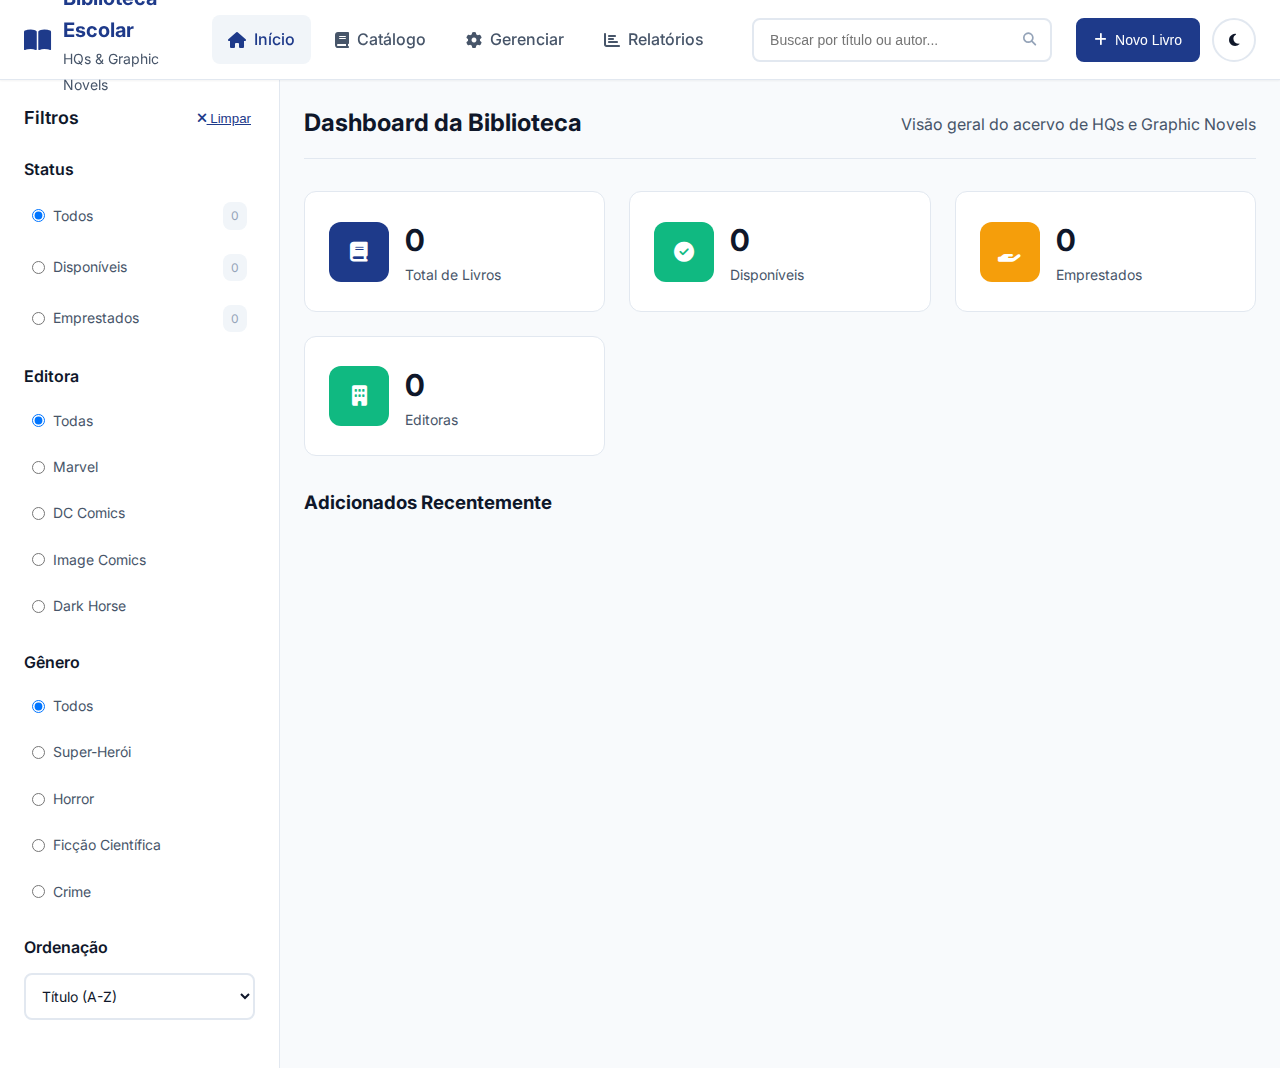
<file: frontend/index.html>
<!DOCTYPE html>
<html lang="pt-BR">
<head>
    <meta charset="UTF-8">
    <meta name="viewport" content="width=device-width, initial-scale=1.0">
    <meta name="description" content="Sistema de Biblioteca Escolar - Gerenciamento de HQs Marvel, DC e Image Comics">
    <title>Biblioteca Escolar - Sistema de Gerenciamento</title>
    
    <!-- Fonte Google Fonts -->
    <link rel="preconnect" href="https://fonts.googleapis.com">
    <link rel="preconnect" href="https://fonts.gstatic.com" crossorigin>
    <link href="https://fonts.googleapis.com/css2?family=Inter:wght@300;400;500;600;700&display=swap" rel="stylesheet">
    
    <!-- Font Awesome para ícones -->
    <link rel="stylesheet" href="https://cdnjs.cloudflare.com/ajax/libs/font-awesome/6.4.0/css/all.min.css">
    
    <!-- CSS personalizado -->
    <link rel="stylesheet" href="styles.css">
</head>
<body>
    <!-- Header Principal -->
    <header class="main-header" role="banner">
        <div class="header-container">
            <!-- Logo e Título -->
            <div class="header-brand">
                <i class="fas fa-book-open" aria-hidden="true"></i>
                <div class="brand-text">
                    <h1>Biblioteca Escolar</h1>
                    <span class="header-subtitle">HQs & Graphic Novels</span>
                    <span id="offline-indicator" class="offline-indicator" style="display: none;">
                        <i class="fas fa-wifi-slash" aria-hidden="true"></i>
                        Modo Offline
                    </span>
                </div>
            </div>
            
            <!-- Navegação Principal -->
            <nav class="main-nav" role="navigation" aria-label="Navegação principal">
                <ul class="nav-list">
                    <li><a href="#home" class="nav-link active" data-page="home">
                        <i class="fas fa-home" aria-hidden="true"></i>
                        <span>Início</span>
                    </a></li>
                    <li><a href="#catalogo" class="nav-link" data-page="catalogo">
                        <i class="fas fa-book" aria-hidden="true"></i>
                        <span>Catálogo</span>
                    </a></li>
                    <li><a href="#gerenciar" class="nav-link" data-page="gerenciar">
                        <i class="fas fa-cog" aria-hidden="true"></i>
                        <span>Gerenciar</span>
                    </a></li>
                    <li><a href="#relatorios" class="nav-link" data-page="relatorios">
                        <i class="fas fa-chart-bar" aria-hidden="true"></i>
                        <span>Relatórios</span>
                    </a></li>
                </ul>
            </nav>
            
            <!-- Área de Busca -->
            <div class="header-search">
                <div class="search-container">
                    <input 
                        type="search" 
                        id="search-input" 
                        class="search-input"
                        placeholder="Buscar por título ou autor..."
                        aria-label="Buscar livros por título ou autor"
                        autocomplete="off"
                    >
                    <button type="button" class="search-btn" aria-label="Buscar">
                        <i class="fas fa-search" aria-hidden="true"></i>
                    </button>
                </div>
            </div>
            
            <!-- Botões de Ação -->
            <div class="header-actions">
                <button 
                    type="button" 
                    class="btn btn-primary" 
                    id="novo-livro-btn"
                    aria-label="Adicionar novo livro"
                    accesskey="n"
                    title="Adicionar Novo Livro (Alt+N)"
                >
                    <i class="fas fa-plus" aria-hidden="true"></i>
                    <span>Novo Livro</span>
                </button>
                
                <button 
                    type="button" 
                    class="btn btn-secondary theme-toggle" 
                    id="theme-toggle"
                    aria-label="Alternar tema claro/escuro"
                    title="Alternar Tema"
                >
                    <i class="fas fa-moon" aria-hidden="true"></i>
                </button>
            </div>
        </div>
    </header>

    <!-- Container Principal -->
    <main class="main-container" role="main">
        <!-- Sidebar de Filtros -->
        <aside class="sidebar" role="complementary" aria-label="Filtros de busca">
            <div class="sidebar-header">
                <h2>Filtros</h2>
                <button type="button" class="btn-link" id="clear-filters" aria-label="Limpar todos os filtros">
                    <i class="fas fa-times" aria-hidden="true"></i>
                    Limpar
                </button>
            </div>
            
            <div class="filter-section">
                <h3>Status</h3>
                <div class="filter-group">
                    <label class="filter-item">
                        <input type="radio" name="status-filter" value="" checked>
                        <span class="filter-label">Todos</span>
                        <span class="filter-count" id="count-todos">0</span>
                    </label>
                    <label class="filter-item">
                        <input type="radio" name="status-filter" value="disponível">
                        <span class="filter-label">Disponíveis</span>
                        <span class="filter-count" id="count-disponiveis">0</span>
                    </label>
                    <label class="filter-item">
                        <input type="radio" name="status-filter" value="emprestado">
                        <span class="filter-label">Emprestados</span>
                        <span class="filter-count" id="count-emprestados">0</span>
                    </label>
                </div>
            </div>
            
            <div class="filter-section">
                <h3>Editora</h3>
                <div class="filter-group">
                    <label class="filter-item">
                        <input type="radio" name="editora-filter" value="" checked>
                        <span class="filter-label">Todas</span>
                    </label>
                    <label class="filter-item">
                        <input type="radio" name="editora-filter" value="Marvel">
                        <span class="filter-label">Marvel</span>
                    </label>
                    <label class="filter-item">
                        <input type="radio" name="editora-filter" value="DC">
                        <span class="filter-label">DC Comics</span>
                    </label>
                    <label class="filter-item">
                        <input type="radio" name="editora-filter" value="Image">
                        <span class="filter-label">Image Comics</span>
                    </label>
                    <label class="filter-item">
                        <input type="radio" name="editora-filter" value="Dark Horse">
                        <span class="filter-label">Dark Horse</span>
                    </label>
                </div>
            </div>
            
            <div class="filter-section">
                <h3>Gênero</h3>
                <div class="filter-group">
                    <label class="filter-item">
                        <input type="radio" name="genero-filter" value="" checked>
                        <span class="filter-label">Todos</span>
                    </label>
                    <label class="filter-item">
                        <input type="radio" name="genero-filter" value="Super-Herói">
                        <span class="filter-label">Super-Herói</span>
                    </label>
                    <label class="filter-item">
                        <input type="radio" name="genero-filter" value="Horror">
                        <span class="filter-label">Horror</span>
                    </label>
                    <label class="filter-item">
                        <input type="radio" name="genero-filter" value="Ficção Científica">
                        <span class="filter-label">Ficção Científica</span>
                    </label>
                    <label class="filter-item">
                        <input type="radio" name="genero-filter" value="Crime">
                        <span class="filter-label">Crime</span>
                    </label>
                </div>
            </div>
            
            <div class="filter-section">
                <h3>Ordenação</h3>
                <select id="sort-select" class="form-select" aria-label="Ordenar livros">
                    <option value="titulo-asc">Título (A-Z)</option>
                    <option value="titulo-desc">Título (Z-A)</option>
                    <option value="ano-asc">Ano (Antigos)</option>
                    <option value="ano-desc">Ano (Recentes)</option>
                    <option value="autor-asc">Autor (A-Z)</option>
                    <option value="autor-desc">Autor (Z-A)</option>
                </select>
            </div>
        </aside>

        <!-- Área de Conteúdo -->
        <section class="content-area">
            <!-- Página Inicial -->
            <div id="home-page" class="page active">
                <div class="page-header">
                    <h2>Dashboard da Biblioteca</h2>
                    <p>Visão geral do acervo de HQs e Graphic Novels</p>
                </div>
                
                <!-- Estatísticas -->
                <div class="stats-grid">
                    <div class="stat-card">
                        <div class="stat-icon">
                            <i class="fas fa-book" aria-hidden="true"></i>
                        </div>
                        <div class="stat-content">
                            <h3 id="total-livros">0</h3>
                            <p>Total de Livros</p>
                        </div>
                    </div>
                    
                    <div class="stat-card">
                        <div class="stat-icon stat-available">
                            <i class="fas fa-check-circle" aria-hidden="true"></i>
                        </div>
                        <div class="stat-content">
                            <h3 id="total-disponiveis">0</h3>
                            <p>Disponíveis</p>
                        </div>
                    </div>
                    
                    <div class="stat-card">
                        <div class="stat-icon stat-borrowed">
                            <i class="fas fa-hand-holding" aria-hidden="true"></i>
                        </div>
                        <div class="stat-content">
                            <h3 id="total-emprestados">0</h3>
                            <p>Emprestados</p>
                        </div>
                    </div>
                    
                    <div class="stat-card">
                        <div class="stat-icon stat-editoras">
                            <i class="fas fa-building" aria-hidden="true"></i>
                        </div>
                        <div class="stat-content">
                            <h3 id="total-editoras">0</h3>
                            <p>Editoras</p>
                        </div>
                    </div>
                </div>
                
                <!-- Livros Recentes -->
                <div class="recent-section">
                    <h3>Adicionados Recentemente</h3>
                    <div id="recent-books" class="book-grid">
                        <!-- Livros recentes serão carregados aqui -->
                    </div>
                </div>
            </div>

            <!-- Página do Catálogo -->
            <div id="catalogo-page" class="page">
                <div class="page-header">
                    <h2>Catálogo de HQs</h2>
                    <div class="page-actions">
                        <span class="result-count">
                            Exibindo <span id="showing-count">0</span> de <span id="total-count">0</span> livros
                        </span>
                        <div class="view-controls">
                            <button type="button" class="view-btn active" data-view="grid" aria-label="Visualização em grade">
                                <i class="fas fa-th" aria-hidden="true"></i>
                            </button>
                            <button type="button" class="view-btn" data-view="list" aria-label="Visualização em lista">
                                <i class="fas fa-list" aria-hidden="true"></i>
                            </button>
                        </div>
                    </div>
                </div>
                
                <!-- Grid de Livros -->
                <div id="books-grid" class="book-grid">
                    <!-- Livros serão carregados aqui dinamicamente -->
                </div>
                
                <!-- Paginação -->
                <div class="pagination-container">
                    <div class="pagination" id="pagination">
                        <!-- Controles de paginação serão gerados aqui -->
                    </div>
                </div>
            </div>

            <!-- Página de Gerenciamento -->
            <div id="gerenciar-page" class="page">
                <div class="page-header">
                    <h2>Gerenciar Acervo</h2>
                    <p>Adicionar, editar e remover livros do acervo</p>
                </div>
                
                <div class="management-content">
                    <!-- Formulário será mostrado aqui quando necessário -->
                </div>
            </div>

            <!-- Página de Relatórios -->
            <div id="relatorios-page" class="page">
                <div class="page-header">
                    <h2>Relatórios</h2>
                    <p>Exportar dados e visualizar estatísticas detalhadas</p>
                </div>
                
                <div class="export-actions">
                    <button type="button" class="btn btn-outline" id="export-csv">
                        <i class="fas fa-file-csv" aria-hidden="true"></i>
                        Exportar CSV
                    </button>
                    <button type="button" class="btn btn-outline" id="export-json">
                        <i class="fas fa-file-code" aria-hidden="true"></i>
                        Exportar JSON
                    </button>
                </div>
                
                <div class="report-stats">
                    <h3>Estatísticas Detalhadas</h3>
                    <div id="detailed-stats">
                        <!-- Estatísticas detalhadas serão carregadas aqui -->
                    </div>
                </div>
            </div>
        </section>
    </main>

    <!-- Modal para Novo/Editar Livro -->
    <div id="livro-modal" class="modal" role="dialog" aria-labelledby="modal-title" aria-hidden="true">
        <div class="modal-content">
            <div class="modal-header">
                <h3 id="modal-title">Novo Livro</h3>
                <button type="button" class="modal-close" aria-label="Fechar modal">
                    <i class="fas fa-times" aria-hidden="true"></i>
                </button>
            </div>
            
            <form id="livro-form" class="modal-body" novalidate>
                <div class="form-grid">
                    <div class="form-group">
                        <label for="titulo" class="form-label">
                            Título <span class="required">*</span>
                        </label>
                        <input 
                            type="text" 
                            id="titulo" 
                            name="titulo" 
                            class="form-input"
                            required
                            minlength="3"
                            maxlength="90"
                            aria-describedby="titulo-error"
                        >
                        <div id="titulo-error" class="error-message" role="alert"></div>
                    </div>
                    
                    <div class="form-group">
                        <label for="autor" class="form-label">
                            Autor <span class="required">*</span>
                        </label>
                        <input 
                            type="text" 
                            id="autor" 
                            name="autor" 
                            class="form-input"
                            required
                            maxlength="100"
                            aria-describedby="autor-error"
                        >
                        <div id="autor-error" class="error-message" role="alert"></div>
                    </div>
                    
                    <div class="form-group">
                        <label for="ano" class="form-label">
                            Ano <span class="required">*</span>
                        </label>
                        <input 
                            type="number" 
                            id="ano" 
                            name="ano" 
                            class="form-input"
                            required
                            min="1900"
                            max="2025"
                            aria-describedby="ano-error"
                        >
                        <div id="ano-error" class="error-message" role="alert"></div>
                    </div>
                    
                    <div class="form-group">
                        <label for="editora" class="form-label">Editora</label>
                        <select id="editora" name="editora" class="form-select">
                            <option value="">Selecione uma editora</option>
                            <option value="Marvel">Marvel Comics</option>
                            <option value="DC">DC Comics</option>
                            <option value="Image">Image Comics</option>
                            <option value="Dark Horse">Dark Horse Comics</option>
                            <option value="IDW">IDW Publishing</option>
                            <option value="Vertigo">DC/Vertigo</option>
                            <option value="Oni Press">Oni Press</option>
                            <option value="Outros">Outros</option>
                        </select>
                    </div>
                    
                    <div class="form-group">
                        <label for="genero" class="form-label">Gênero</label>
                        <select id="genero" name="genero" class="form-select">
                            <option value="">Selecione um gênero</option>
                            <option value="Super-Herói">Super-Herói</option>
                            <option value="Horror">Horror</option>
                            <option value="Ficção Científica">Ficção Científica</option>
                            <option value="Crime">Crime/Noir</option>
                            <option value="Aventura">Aventura</option>
                            <option value="Comédia">Comédia</option>
                            <option value="Drama">Drama</option>
                            <option value="Mitologia">Mitologia</option>
                            <option value="Fantasia">Fantasia</option>
                        </select>
                    </div>
                    
                    <div class="form-group">
                        <label for="numero_edicao" class="form-label">Número da Edição</label>
                        <input 
                            type="number" 
                            id="numero_edicao" 
                            name="numero_edicao" 
                            class="form-input"
                            min="1"
                            placeholder="Ex: 1, 2, 3..."
                        >
                    </div>
                    
                    <div class="form-group form-group-full">
                        <label for="isbn" class="form-label">ISBN</label>
                        <input 
                            type="text" 
                            id="isbn" 
                            name="isbn" 
                            class="form-input"
                            maxlength="20"
                            placeholder="Ex: 978-0-12345-001-1"
                        >
                    </div>
                    
                    <div class="form-group form-group-full">
                        <label for="capa_url" class="form-label">URL da Capa</label>
                        <input 
                            type="url" 
                            id="capa_url" 
                            name="capa_url" 
                            class="form-input"
                            placeholder="https://exemplo.com/capa.jpg"
                        >
                    </div>
                    
                    <div class="form-group form-group-full">
                        <label for="descricao" class="form-label">Descrição</label>
                        <textarea 
                            id="descricao" 
                            name="descricao" 
                            class="form-textarea"
                            rows="4"
                            placeholder="Breve descrição da história..."
                        ></textarea>
                    </div>
                </div>
                
                <div class="modal-footer">
                    <button type="button" class="btn btn-secondary" id="cancel-btn">
                        Cancelar
                    </button>
                    <button type="submit" class="btn btn-primary" id="save-btn">
                        Salvar Livro
                    </button>
                </div>
            </form>
        </div>
    </div>

    <!-- Modal de Confirmação -->
    <div id="confirm-modal" class="modal" role="dialog" aria-labelledby="confirm-title" aria-hidden="true">
        <div class="modal-content modal-small">
            <div class="modal-header">
                <h3 id="confirm-title">Confirmar Ação</h3>
            </div>
            <div class="modal-body">
                <p id="confirm-message">Tem certeza que deseja realizar esta ação?</p>
            </div>
            <div class="modal-footer">
                <button type="button" class="btn btn-secondary" id="confirm-cancel">
                    Cancelar
                </button>
                <button type="button" class="btn btn-danger" id="confirm-ok">
                    Confirmar
                </button>
            </div>
        </div>
    </div>

    <!-- Loading Overlay -->
    <div id="loading-overlay" class="loading-overlay" aria-hidden="true">
        <div class="loading-spinner">
            <i class="fas fa-spinner fa-spin" aria-hidden="true"></i>
            <p>Carregando...</p>
        </div>
    </div>

    <!-- Toast Notifications -->
    <div id="toast-container" class="toast-container" aria-live="polite" aria-atomic="true">
        <!-- Toasts serão adicionados dinamicamente aqui -->
    </div>

    <!-- JavaScript -->
    <script src="scripts.js"></script>
</body>
</html>
</file>
<file: frontend/styles.css>
/* ========================================
   BIBLIOTECA ESCOLAR - SISTEMA CSS
   Identidade Visual Profissional
======================================== */

/* Variáveis CSS */
:root {
    /* Cores do tema claro */
    --primary-color: #1E3A8A;      /* Azul marinho */
    --secondary-color: #F59E0B;    /* Âmbar */
    --accent-color: #10B981;       /* Verde */
    --background-color: #F8FAFC;   /* Cinza muito claro */
    --text-primary: #0F172A;       /* Texto principal */
    --text-secondary: #475569;     /* Texto secundário */
    --text-muted: #94A3B8;         /* Texto desbotado */
    
    /* Cores de sistema */
    --success-color: #10B981;
    --warning-color: #F59E0B;
    --error-color: #EF4444;
    --info-color: #3B82F6;
    
    /* Cores de fundo */
    --card-bg: #FFFFFF;
    --sidebar-bg: #FFFFFF;
    --header-bg: #FFFFFF;
    --modal-bg: #FFFFFF;
    --overlay-bg: rgba(15, 23, 42, 0.5);
    
    /* Bordas e sombras */
    --border-color: #E2E8F0;
    --border-light: #F1F5F9;
    --shadow-sm: 0 1px 2px 0 rgba(0, 0, 0, 0.05);
    --shadow-md: 0 4px 6px -1px rgba(0, 0, 0, 0.1);
    --shadow-lg: 0 10px 15px -3px rgba(0, 0, 0, 0.1);
    --shadow-xl: 0 20px 25px -5px rgba(0, 0, 0, 0.1);
    
    /* Tipografia */
    --font-family: 'Inter', -apple-system, BlinkMacSystemFont, 'Segoe UI', Roboto, sans-serif;
    --font-size-xs: 0.75rem;
    --font-size-sm: 0.875rem;
    --font-size-base: 1rem;
    --font-size-lg: 1.125rem;
    --font-size-xl: 1.25rem;
    --font-size-2xl: 1.5rem;
    --font-size-3xl: 1.875rem;
    
    /* Espaçamento */
    --spacing-1: 0.25rem;
    --spacing-2: 0.5rem;
    --spacing-3: 0.75rem;
    --spacing-4: 1rem;
    --spacing-5: 1.25rem;
    --spacing-6: 1.5rem;
    --spacing-8: 2rem;
    --spacing-10: 2.5rem;
    --spacing-12: 3rem;
    
    /* Layout */
    --header-height: 80px;
    --sidebar-width: 280px;
    --border-radius: 8px;
    --border-radius-lg: 12px;
    --transition: all 0.2s ease-in-out;
}

/* Tema escuro */
[data-theme="dark"] {
    --background-color: #0F172A;
    --text-primary: #F8FAFC;
    --text-secondary: #CBD5E1;
    --text-muted: #64748B;
    --card-bg: #1E293B;
    --sidebar-bg: #1E293B;
    --header-bg: #1E293B;
    --modal-bg: #1E293B;
    --border-color: #334155;
    --border-light: #475569;
    --overlay-bg: rgba(0, 0, 0, 0.7);
}

/* Reset e base */
* {
    margin: 0;
    padding: 0;
    box-sizing: border-box;
}

html {
    font-size: 16px;
    scroll-behavior: smooth;
}

body {
    font-family: var(--font-family);
    font-size: var(--font-size-base);
    line-height: 1.6;
    color: var(--text-primary);
    background-color: var(--background-color);
    transition: var(--transition);
}

/* Acessibilidade */
*:focus {
    outline: 2px solid var(--primary-color);
    outline-offset: 2px;
}

.sr-only {
    position: absolute;
    width: 1px;
    height: 1px;
    padding: 0;
    margin: -1px;
    overflow: hidden;
    clip: rect(0, 0, 0, 0);
    white-space: nowrap;
    border: 0;
}

/* ========================================
   HEADER
======================================== */

.main-header {
    position: fixed;
    top: 0;
    left: 0;
    right: 0;
    height: var(--header-height);
    background: var(--header-bg);
    border-bottom: 1px solid var(--border-color);
    box-shadow: var(--shadow-sm);
    z-index: 1000;
    backdrop-filter: blur(10px);
}

.header-container {
    display: flex;
    align-items: center;
    justify-content: space-between;
    height: 100%;
    padding: 0 var(--spacing-6);
    max-width: 1440px;
    margin: 0 auto;
}

.header-brand {
    display: flex;
    align-items: center;
    gap: var(--spacing-3);
    font-weight: 700;
    color: var(--primary-color);
}

.header-brand i {
    font-size: var(--font-size-2xl);
}

.header-brand h1 {
    font-size: var(--font-size-xl);
    margin: 0;
}

.header-subtitle {
    font-size: var(--font-size-sm);
    color: var(--text-secondary);
    font-weight: 400;
}

/* Navegação */
.main-nav {
    flex: 1;
    margin: 0 var(--spacing-8);
}

.nav-list {
    display: flex;
    list-style: none;
    gap: var(--spacing-2);
}

.nav-link {
    display: flex;
    align-items: center;
    gap: var(--spacing-2);
    padding: var(--spacing-3) var(--spacing-4);
    text-decoration: none;
    color: var(--text-secondary);
    border-radius: var(--border-radius);
    transition: var(--transition);
    font-weight: 500;
}

.nav-link:hover,
.nav-link.active {
    color: var(--primary-color);
    background-color: var(--border-light);
}

.nav-link i {
    font-size: var(--font-size-base);
}

/* Busca */
.header-search {
    margin-right: var(--spacing-6);
}

.search-container {
    position: relative;
    display: flex;
    align-items: center;
}

.search-input {
    width: 300px;
    padding: var(--spacing-3) var(--spacing-4);
    padding-right: var(--spacing-10);
    border: 2px solid var(--border-color);
    border-radius: var(--border-radius);
    background: var(--card-bg);
    color: var(--text-primary);
    font-size: var(--font-size-sm);
    transition: var(--transition);
}

.search-input:focus {
    border-color: var(--primary-color);
    box-shadow: 0 0 0 3px rgba(30, 58, 138, 0.1);
}

.search-btn {
    position: absolute;
    right: var(--spacing-2);
    padding: var(--spacing-2);
    border: none;
    background: none;
    color: var(--text-muted);
    cursor: pointer;
    border-radius: var(--border-radius);
    transition: var(--transition);
}

.search-btn:hover {
    color: var(--primary-color);
}

/* Ações do header */
.header-actions {
    display: flex;
    align-items: center;
    gap: var(--spacing-3);
}

/* ========================================
   BOTÕES
======================================== */

.btn {
    display: inline-flex;
    align-items: center;
    gap: var(--spacing-2);
    padding: var(--spacing-3) var(--spacing-4);
    border: 2px solid transparent;
    border-radius: var(--border-radius);
    font-size: var(--font-size-sm);
    font-weight: 500;
    text-decoration: none;
    cursor: pointer;
    transition: var(--transition);
    white-space: nowrap;
}

.btn:disabled {
    opacity: 0.5;
    cursor: not-allowed;
}

.btn-primary {
    background: var(--primary-color);
    color: white;
    border-color: var(--primary-color);
}

.btn-primary:hover:not(:disabled) {
    background: #1E40AF;
    border-color: #1E40AF;
}

.btn-secondary {
    background: var(--card-bg);
    color: var(--text-primary);
    border-color: var(--border-color);
}

.btn-secondary:hover:not(:disabled) {
    background: var(--border-light);
}

.btn-outline {
    background: transparent;
    color: var(--primary-color);
    border-color: var(--primary-color);
}

.btn-outline:hover:not(:disabled) {
    background: var(--primary-color);
    color: white;
}

.btn-danger {
    background: var(--error-color);
    color: white;
    border-color: var(--error-color);
}

.btn-danger:hover:not(:disabled) {
    background: #DC2626;
    border-color: #DC2626;
}

.btn-link {
    background: none;
    border: none;
    color: var(--primary-color);
    text-decoration: underline;
    padding: var(--spacing-1);
}

.btn-link:hover {
    color: #1E40AF;
}

.theme-toggle {
    width: 44px;
    height: 44px;
    padding: 0;
    border-radius: 50%;
    justify-content: center;
}

/* ========================================
   LAYOUT PRINCIPAL
======================================== */

.main-container {
    display: flex;
    margin-top: var(--header-height);
    min-height: calc(100vh - var(--header-height));
}

/* Sidebar */
.sidebar {
    width: var(--sidebar-width);
    background: var(--sidebar-bg);
    border-right: 1px solid var(--border-color);
    padding: var(--spacing-6);
    overflow-y: auto;
}

.sidebar-header {
    display: flex;
    align-items: center;
    justify-content: space-between;
    margin-bottom: var(--spacing-6);
}

.sidebar-header h2 {
    font-size: var(--font-size-lg);
    font-weight: 600;
    color: var(--text-primary);
}

.filter-section {
    margin-bottom: var(--spacing-6);
}

.filter-section h3 {
    font-size: var(--font-size-base);
    font-weight: 600;
    color: var(--text-primary);
    margin-bottom: var(--spacing-3);
}

.filter-group {
    display: flex;
    flex-direction: column;
    gap: var(--spacing-2);
}

.filter-item {
    display: flex;
    align-items: center;
    justify-content: space-between;
    padding: var(--spacing-2);
    border-radius: var(--border-radius);
    cursor: pointer;
    transition: var(--transition);
}

.filter-item:hover {
    background: var(--border-light);
}

.filter-item input[type="radio"] {
    margin-right: var(--spacing-2);
}

.filter-label {
    flex: 1;
    font-size: var(--font-size-sm);
    color: var(--text-secondary);
}

.filter-count {
    font-size: var(--font-size-xs);
    background: var(--border-light);
    color: var(--text-muted);
    padding: var(--spacing-1) var(--spacing-2);
    border-radius: var(--border-radius);
    min-width: 20px;
    text-align: center;
}

/* Área de conteúdo */
.content-area {
    flex: 1;
    padding: var(--spacing-6);
    overflow-y: auto;
}

.page {
    display: none;
}

.page.active {
    display: block;
}

.page-header {
    display: flex;
    align-items: center;
    justify-content: space-between;
    margin-bottom: var(--spacing-8);
    padding-bottom: var(--spacing-4);
    border-bottom: 1px solid var(--border-color);
}

.page-header h2 {
    font-size: var(--font-size-2xl);
    font-weight: 700;
    color: var(--text-primary);
}

.page-header p {
    color: var(--text-secondary);
    margin-top: var(--spacing-1);
}

.page-actions {
    display: flex;
    align-items: center;
    gap: var(--spacing-4);
}

.result-count {
    font-size: var(--font-size-sm);
    color: var(--text-secondary);
}

.view-controls {
    display: flex;
    border: 1px solid var(--border-color);
    border-radius: var(--border-radius);
    overflow: hidden;
}

.view-btn {
    padding: var(--spacing-2) var(--spacing-3);
    border: none;
    background: var(--card-bg);
    color: var(--text-secondary);
    cursor: pointer;
    transition: var(--transition);
}

.view-btn.active,
.view-btn:hover {
    background: var(--primary-color);
    color: white;
}

/* ========================================
   CARDS E GRID
======================================== */

.stats-grid {
    display: grid;
    grid-template-columns: repeat(auto-fit, minmax(250px, 1fr));
    gap: var(--spacing-6);
    margin-bottom: var(--spacing-8);
}

.stat-card {
    background: var(--card-bg);
    border: 1px solid var(--border-color);
    border-radius: var(--border-radius-lg);
    padding: var(--spacing-6);
    display: flex;
    align-items: center;
    gap: var(--spacing-4);
    transition: var(--transition);
}

.stat-card:hover {
    box-shadow: var(--shadow-md);
    transform: translateY(-2px);
}

.stat-icon {
    width: 60px;
    height: 60px;
    border-radius: var(--border-radius-lg);
    background: var(--primary-color);
    color: white;
    display: flex;
    align-items: center;
    justify-content: center;
    font-size: var(--font-size-xl);
}

.stat-icon.stat-available {
    background: var(--success-color);
}

.stat-icon.stat-borrowed {
    background: var(--warning-color);
}

.stat-icon.stat-editoras {
    background: var(--accent-color);
}

.stat-content h3 {
    font-size: var(--font-size-3xl);
    font-weight: 700;
    color: var(--text-primary);
    margin: 0;
}

.stat-content p {
    font-size: var(--font-size-sm);
    color: var(--text-secondary);
    margin: 0;
}

/* Grid de livros */
.book-grid {
    display: grid;
    grid-template-columns: repeat(auto-fill, minmax(280px, 1fr));
    gap: var(--spacing-6);
    margin-bottom: var(--spacing-8);
}

.book-card {
    background: var(--card-bg);
    border: 1px solid var(--border-color);
    border-radius: var(--border-radius-lg);
    overflow: hidden;
    transition: var(--transition);
    position: relative;
}

.book-card:hover {
    box-shadow: var(--shadow-lg);
    transform: translateY(-4px);
}

.book-cover {
    position: relative;
    width: 100%;
    height: 200px;
    overflow: hidden;
}

.book-cover img {
    width: 100%;
    height: 100%;
    object-fit: cover;
    transition: var(--transition);
}

.book-cover:hover img {
    transform: scale(1.05);
}

.book-status {
    position: absolute;
    top: var(--spacing-3);
    right: var(--spacing-3);
    padding: var(--spacing-1) var(--spacing-2);
    border-radius: var(--border-radius);
    font-size: var(--font-size-xs);
    font-weight: 600;
    text-transform: uppercase;
}

.book-status.disponivel {
    background: var(--success-color);
    color: white;
}

.book-status.emprestado {
    background: var(--warning-color);
    color: white;
}

.book-info {
    padding: var(--spacing-5);
}

.book-title {
    font-size: var(--font-size-lg);
    font-weight: 600;
    color: var(--text-primary);
    margin-bottom: var(--spacing-2);
    line-height: 1.4;
    display: -webkit-box;
    -webkit-line-clamp: 2;
    line-clamp: 2;
    -webkit-box-orient: vertical;
    overflow: hidden;
}

.book-author {
    font-size: var(--font-size-sm);
    color: var(--text-secondary);
    margin-bottom: var(--spacing-1);
}

.book-meta {
    display: flex;
    align-items: center;
    gap: var(--spacing-3);
    margin-bottom: var(--spacing-4);
    font-size: var(--font-size-xs);
    color: var(--text-muted);
}

.book-editora {
    background: var(--border-light);
    padding: var(--spacing-1) var(--spacing-2);
    border-radius: var(--border-radius);
    font-weight: 500;
}

.book-actions {
    display: flex;
    gap: var(--spacing-2);
}

.book-actions .btn {
    flex: 1;
    font-size: var(--font-size-xs);
    padding: var(--spacing-2) var(--spacing-3);
}

/* ========================================
   FORMULÁRIOS
======================================== */

.form-select,
.form-input,
.form-textarea {
    width: 100%;
    padding: var(--spacing-3);
    border: 2px solid var(--border-color);
    border-radius: var(--border-radius);
    background: var(--card-bg);
    color: var(--text-primary);
    font-size: var(--font-size-sm);
    font-family: inherit;
    transition: var(--transition);
}

.form-select:focus,
.form-input:focus,
.form-textarea:focus {
    border-color: var(--primary-color);
    box-shadow: 0 0 0 3px rgba(30, 58, 138, 0.1);
}

.form-textarea {
    resize: vertical;
    min-height: 100px;
}

.form-group {
    margin-bottom: var(--spacing-4);
}

.form-label {
    display: block;
    font-size: var(--font-size-sm);
    font-weight: 500;
    color: var(--text-primary);
    margin-bottom: var(--spacing-2);
}

.required {
    color: var(--error-color);
}

.error-message {
    color: var(--error-color);
    font-size: var(--font-size-xs);
    margin-top: var(--spacing-1);
    display: none;
}

.form-group.error .form-input,
.form-group.error .form-select,
.form-group.error .form-textarea {
    border-color: var(--error-color);
}

.form-group.error .error-message {
    display: block;
}

.form-grid {
    display: grid;
    grid-template-columns: 1fr 1fr;
    gap: var(--spacing-4);
}

.form-group-full {
    grid-column: 1 / -1;
}

/* ========================================
   MODAIS
======================================== */

.modal {
    position: fixed;
    top: 0;
    left: 0;
    width: 100%;
    height: 100%;
    background: var(--overlay-bg);
    display: flex;
    align-items: center;
    justify-content: center;
    z-index: 2000;
    opacity: 0;
    visibility: hidden;
    transition: var(--transition);
}

.modal.active {
    opacity: 1;
    visibility: visible;
}

.modal-content {
    background: var(--modal-bg);
    border-radius: var(--border-radius-lg);
    box-shadow: var(--shadow-xl);
    width: 90%;
    max-width: 600px;
    max-height: 90%;
    overflow: hidden;
    transform: scale(0.9);
    transition: var(--transition);
}

.modal.active .modal-content {
    transform: scale(1);
}

.modal-small .modal-content {
    max-width: 400px;
}

.modal-header {
    display: flex;
    align-items: center;
    justify-content: space-between;
    padding: var(--spacing-6);
    border-bottom: 1px solid var(--border-color);
}

.modal-header h3 {
    font-size: var(--font-size-xl);
    font-weight: 600;
    color: var(--text-primary);
    margin: 0;
}

.modal-close {
    background: none;
    border: none;
    color: var(--text-muted);
    font-size: var(--font-size-lg);
    cursor: pointer;
    padding: var(--spacing-2);
    border-radius: var(--border-radius);
    transition: var(--transition);
}

.modal-close:hover {
    color: var(--text-primary);
    background: var(--border-light);
}

.modal-body {
    padding: var(--spacing-6);
    max-height: 60vh;
    overflow-y: auto;
}

.modal-footer {
    display: flex;
    justify-content: flex-end;
    gap: var(--spacing-3);
    padding: var(--spacing-6);
    border-top: 1px solid var(--border-color);
    background: var(--border-light);
}

/* ========================================
   PAGINAÇÃO
======================================== */

.pagination-container {
    display: flex;
    justify-content: center;
    margin-top: var(--spacing-8);
}

.pagination {
    display: flex;
    align-items: center;
    gap: var(--spacing-2);
    background: var(--card-bg);
    border: 1px solid var(--border-color);
    border-radius: var(--border-radius);
    padding: var(--spacing-2);
}

.pagination-btn {
    padding: var(--spacing-2) var(--spacing-3);
    border: none;
    background: none;
    color: var(--text-secondary);
    cursor: pointer;
    border-radius: var(--border-radius);
    transition: var(--transition);
    min-width: 40px;
}

.pagination-btn:hover:not(:disabled) {
    background: var(--border-light);
    color: var(--text-primary);
}

.pagination-btn.active {
    background: var(--primary-color);
    color: white;
}

.pagination-btn:disabled {
    opacity: 0.5;
    cursor: not-allowed;
}

/* ========================================
   LOADING E TOASTS
======================================== */

.loading-overlay {
    position: fixed;
    top: 0;
    left: 0;
    width: 100%;
    height: 100%;
    background: var(--overlay-bg);
    display: flex;
    align-items: center;
    justify-content: center;
    z-index: 3000;
    opacity: 0;
    visibility: hidden;
    transition: var(--transition);
}

.loading-overlay.active {
    opacity: 1;
    visibility: visible;
}

.loading-spinner {
    text-align: center;
    color: white;
}

.loading-spinner i {
    font-size: var(--font-size-3xl);
    margin-bottom: var(--spacing-4);
}

.loading-spinner p {
    font-size: var(--font-size-lg);
    font-weight: 500;
}

/* Toasts */
.toast-container {
    position: fixed;
    top: var(--spacing-6);
    right: var(--spacing-6);
    z-index: 4000;
    display: flex;
    flex-direction: column;
    gap: var(--spacing-3);
}

.toast {
    background: var(--card-bg);
    border: 1px solid var(--border-color);
    border-radius: var(--border-radius);
    padding: var(--spacing-4);
    box-shadow: var(--shadow-lg);
    min-width: 300px;
    transform: translateX(100%);
    transition: var(--transition);
    display: flex;
    align-items: flex-start;
    gap: var(--spacing-3);
}

.toast.show {
    transform: translateX(0);
}

.toast.success {
    border-color: var(--success-color);
}

.toast.error {
    border-color: var(--error-color);
}

.toast.warning {
    border-color: var(--warning-color);
}

.toast.info {
    border-color: var(--info-color);
}

.toast-icon {
    font-size: var(--font-size-lg);
    flex-shrink: 0;
}

.toast.success .toast-icon {
    color: var(--success-color);
}

.toast.error .toast-icon {
    color: var(--error-color);
}

.toast.warning .toast-icon {
    color: var(--warning-color);
}

.toast.info .toast-icon {
    color: var(--info-color);
}

.toast-content {
    flex: 1;
}

.toast-title {
    font-weight: 600;
    color: var(--text-primary);
    margin-bottom: var(--spacing-1);
}

.toast-message {
    font-size: var(--font-size-sm);
    color: var(--text-secondary);
}

.toast-close {
    background: none;
    border: none;
    color: var(--text-muted);
    cursor: pointer;
    padding: var(--spacing-1);
    border-radius: var(--border-radius);
    transition: var(--transition);
}

.toast-close:hover {
    color: var(--text-primary);
}

/* ========================================
   RESPONSIVIDADE
======================================== */

@media (max-width: 1024px) {
    .header-container {
        padding: 0 var(--spacing-4);
    }
    
    .search-input {
        width: 250px;
    }
    
    .sidebar {
        width: 250px;
    }
    
    :root {
        --sidebar-width: 250px;
    }
}

@media (max-width: 768px) {
    .header-container {
        flex-wrap: wrap;
        height: auto;
        min-height: var(--header-height);
        padding: var(--spacing-4);
    }
    
    .header-brand {
        order: 1;
    }
    
    .header-actions {
        order: 2;
    }
    
    .main-nav {
        order: 3;
        width: 100%;
        margin: var(--spacing-4) 0 0 0;
    }
    
    .header-search {
        order: 4;
        width: 100%;
        margin: var(--spacing-4) 0 0 0;
    }
    
    .search-input {
        width: 100%;
    }
    
    .main-container {
        flex-direction: column;
        margin-top: auto;
    }
    
    .sidebar {
        width: 100%;
        order: 2;
        border-right: none;
        border-top: 1px solid var(--border-color);
    }
    
    .content-area {
        order: 1;
    }
    
    .book-grid {
        grid-template-columns: repeat(auto-fill, minmax(250px, 1fr));
    }
    
    .stats-grid {
        grid-template-columns: repeat(auto-fit, minmax(200px, 1fr));
    }
    
    .form-grid {
        grid-template-columns: 1fr;
    }
    
    .modal-content {
        width: 95%;
        margin: var(--spacing-4);
    }
}

@media (max-width: 480px) {
    .header-container {
        padding: var(--spacing-3);
    }
    
    .content-area {
        padding: var(--spacing-4);
    }
    
    .sidebar {
        padding: var(--spacing-4);
    }
    
    .book-grid {
        grid-template-columns: 1fr;
    }
    
    .stats-grid {
        grid-template-columns: 1fr;
    }
    
    .page-header {
        flex-direction: column;
        align-items: flex-start;
        gap: var(--spacing-4);
    }
    
    .page-actions {
        width: 100%;
        justify-content: space-between;
    }
    
    .result-count {
        order: 2;
    }
    
    .view-controls {
        order: 1;
    }
}

/* ========================================
   ANIMAÇÕES
======================================== */

@keyframes fadeIn {
    from {
        opacity: 0;
        transform: translateY(20px);
    }
    to {
        opacity: 1;
        transform: translateY(0);
    }
}

@keyframes slideIn {
    from {
        transform: translateX(-100%);
    }
    to {
        transform: translateX(0);
    }
}

@keyframes bounce {
    0%, 20%, 53%, 80%, 100% {
        transform: translate3d(0, 0, 0);
    }
    40%, 43% {
        transform: translate3d(0, -10px, 0);
    }
    70% {
        transform: translate3d(0, -5px, 0);
    }
    90% {
        transform: translate3d(0, -2px, 0);
    }
}

.animate-fade-in {
    animation: fadeIn 0.3s ease-out;
}

.animate-slide-in {
    animation: slideIn 0.3s ease-out;
}

.animate-bounce {
    animation: bounce 1s ease-in-out;
}

/* ========================================
   PRINT STYLES
======================================== */

@media print {
    .main-header,
    .sidebar,
    .modal,
    .toast-container,
    .loading-overlay {
        display: none !important;
    }
    
    .main-container {
        margin-top: 0;
    }
    
    .content-area {
        padding: 0;
    }
    
    .book-card {
        break-inside: avoid;
        box-shadow: none;
        border: 1px solid #000;
    }
    
    .book-grid {
        grid-template-columns: repeat(2, 1fr);
        gap: var(--spacing-4);
    }
}
</file>
